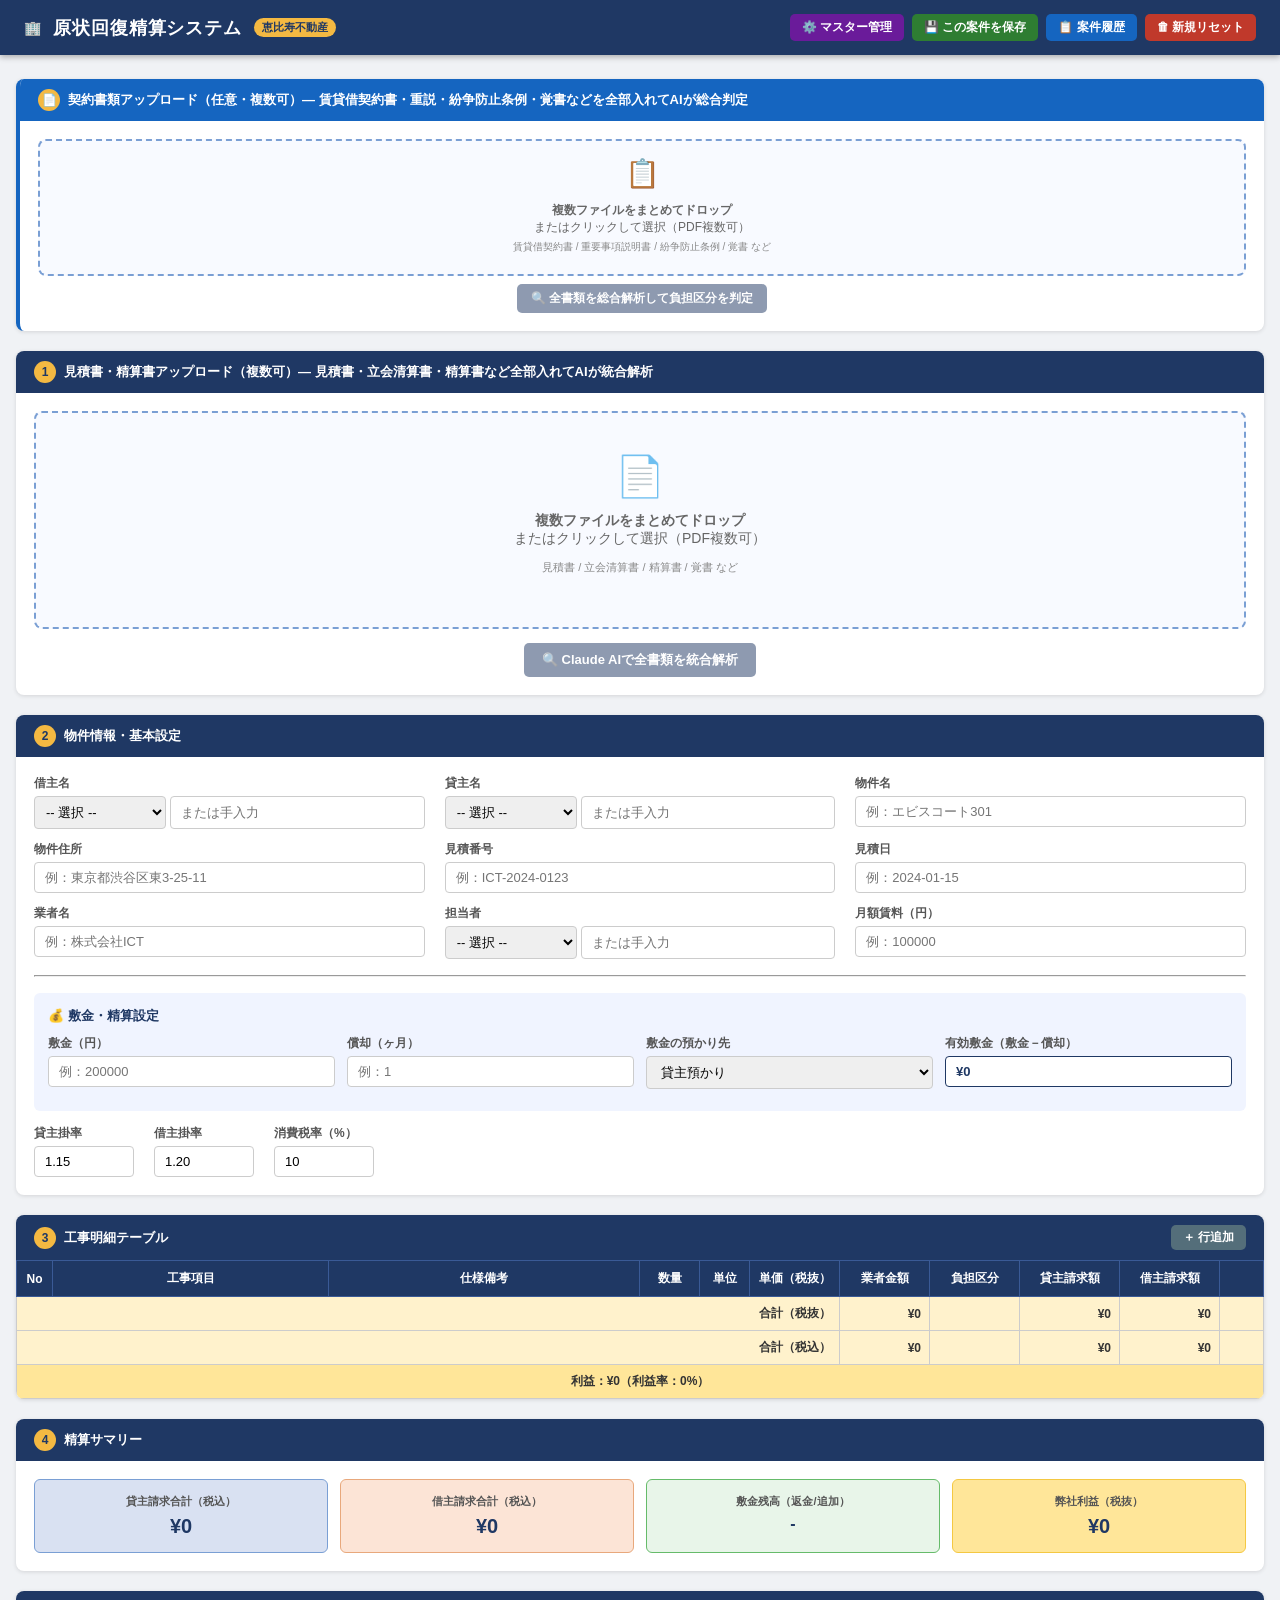
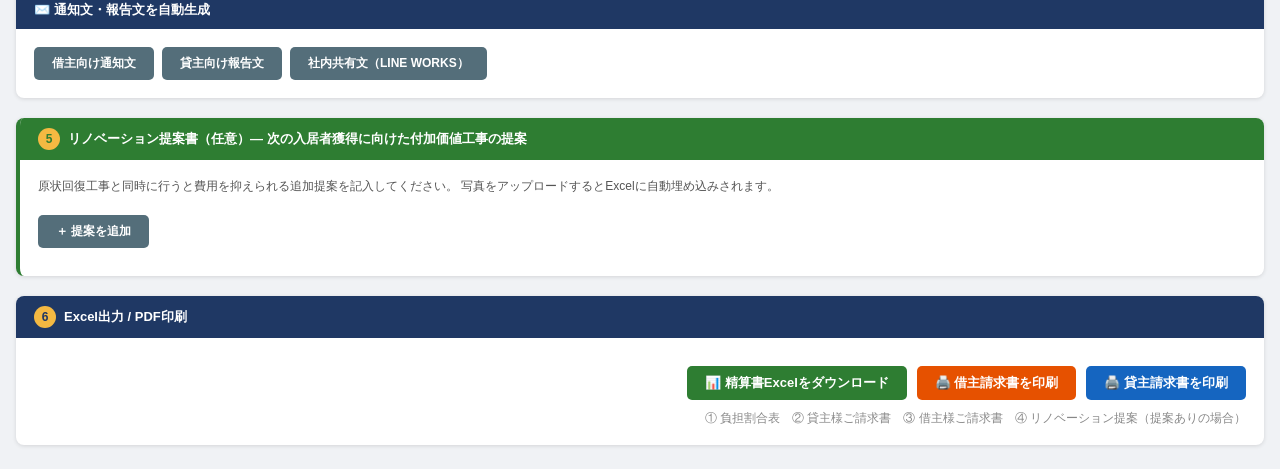
<file: templates/index.html>
<!DOCTYPE html>
<html lang="ja">
<head>
  <meta charset="UTF-8">
  <meta name="viewport" content="width=device-width, initial-scale=1.0">
  <title>原状回復精算システム｜恵比寿不動産</title>
  <link rel="stylesheet" href="/static/style.css">
</head>
<body>

<header>
  <div class="icon">🏢</div>
  <h1>原状回復精算システム</h1>
  <span class="badge">恵比寿不動産</span>
  <div style="margin-left:auto; display:flex; gap:8px;">
    <button class="btn" style="background:#6a1b9a; color:#fff; font-size:12px; padding:5px 12px;" onclick="openMasterModal()">⚙️ マスター管理</button>
    <button class="btn" style="background:#2e7d32; color:#fff; font-size:12px; padding:5px 12px;" onclick="saveCase()">💾 この案件を保存</button>
    <button class="btn" style="background:#1565c0; color:#fff; font-size:12px; padding:5px 12px;" onclick="toggleHistory()">📋 案件履歴</button>
    <button class="btn" style="background:#c0392b; color:#fff; font-size:12px; padding:5px 12px;" onclick="clearLocal()">🗑 新規リセット</button>
  </div>
</header>

<!-- 案件履歴パネル（サーバー側） -->
<div id="historyPanel" style="display:none; position:fixed; top:0; right:0; width:380px; height:100vh; background:#fff; box-shadow:-4px 0 16px rgba(0,0,0,0.2); z-index:1000; overflow-y:auto; padding:0;">
  <div style="background:#1F3864; color:#fff; padding:14px 16px; display:flex; align-items:center; justify-content:space-between;">
    <span style="font-weight:bold; font-size:14px;">📋 案件履歴</span>
    <button onclick="toggleHistory()" style="background:none; border:none; color:#fff; font-size:18px; cursor:pointer;">✕</button>
  </div>
  <div id="historyList" style="padding:12px;"></div>
</div>
<div id="historyOverlay" style="display:none; position:fixed; top:0; left:0; width:100vw; height:100vh; background:rgba(0,0,0,0.3); z-index:999;" onclick="toggleHistory()"></div>

<!-- マスター管理モーダル -->
<div id="masterModal" style="display:none; position:fixed; top:0; left:0; width:100vw; height:100vh; background:rgba(0,0,0,0.5); z-index:2000; align-items:center; justify-content:center;">
  <div style="background:#fff; border-radius:10px; width:600px; max-width:96vw; max-height:88vh; overflow-y:auto; padding:0; box-shadow:0 8px 40px rgba(0,0,0,0.3);">
    <div style="background:#6a1b9a; color:#fff; padding:14px 20px; display:flex; align-items:center; justify-content:space-between; border-radius:10px 10px 0 0;">
      <span style="font-weight:bold; font-size:15px;">⚙️ マスターデータ管理</span>
      <button onclick="closeMasterModal()" style="background:none; border:none; color:#fff; font-size:20px; cursor:pointer;">✕</button>
    </div>
    <div style="padding:16px;">
      <div style="display:flex; gap:0; border-bottom:2px solid #e0e0e0; margin-bottom:16px;">
        <button onclick="switchMasterTab('staff')" id="masterTab_staff" class="master-tab active">スタッフ</button>
        <button onclick="switchMasterTab('landlords')" id="masterTab_landlords" class="master-tab">貸主</button>
        <button onclick="switchMasterTab('tenants')" id="masterTab_tenants" class="master-tab">借主</button>
      </div>
      <!-- スタッフ -->
      <div id="masterPane_staff">
        <div style="margin-bottom:10px; display:flex; gap:8px;">
          <input type="text" id="newStaffName" placeholder="スタッフ名" style="flex:1; padding:7px; border:1px solid #ccc; border-radius:4px;">
          <button class="btn btn-primary" onclick="addMaster('staff')" style="padding:6px 14px; font-size:12px;">追加</button>
        </div>
        <div id="masterList_staff" style="max-height:300px; overflow-y:auto;"></div>
      </div>
      <!-- 貸主 -->
      <div id="masterPane_landlords" style="display:none;">
        <div style="margin-bottom:10px; display:grid; grid-template-columns:1fr 1fr; gap:6px;">
          <input type="text" id="newLandlordName" placeholder="貸主名 *" style="padding:7px; border:1px solid #ccc; border-radius:4px; grid-column:1/-1;">
          <input type="text" id="newLandlordAddress" placeholder="住所" style="padding:7px; border:1px solid #ccc; border-radius:4px;">
          <input type="text" id="newLandlordPhone" placeholder="電話番号" style="padding:7px; border:1px solid #ccc; border-radius:4px;">
          <button class="btn btn-primary" onclick="addMaster('landlords')" style="grid-column:1/-1; padding:6px; font-size:12px;">追加</button>
        </div>
        <div id="masterList_landlords" style="max-height:280px; overflow-y:auto;"></div>
      </div>
      <!-- 借主 -->
      <div id="masterPane_tenants" style="display:none;">
        <div style="margin-bottom:10px; display:grid; grid-template-columns:1fr 1fr; gap:6px;">
          <input type="text" id="newTenantName" placeholder="借主名 *" style="padding:7px; border:1px solid #ccc; border-radius:4px;">
          <input type="text" id="newTenantPhone" placeholder="電話番号" style="padding:7px; border:1px solid #ccc; border-radius:4px;">
          <button class="btn btn-primary" onclick="addMaster('tenants')" style="grid-column:1/-1; padding:6px; font-size:12px;">追加</button>
        </div>
        <div id="masterList_tenants" style="max-height:300px; overflow-y:auto;"></div>
      </div>
    </div>
  </div>
</div>

<style>
.master-tab {
  padding: 8px 20px; border: none; background: none; cursor: pointer;
  font-size: 13px; color: #555; border-bottom: 3px solid transparent;
  margin-bottom: -2px;
}
.master-tab.active { color: #6a1b9a; border-bottom-color: #6a1b9a; font-weight: bold; }
.master-list-row {
  display: flex; justify-content: space-between; align-items: center;
  padding: 6px 10px; border-bottom: 1px solid #eee; font-size: 12px;
}
.master-list-row:hover { background: #f5f5f5; }
</style>

<div class="container">
  <div id="alert-area"></div>

  <!-- 契約書解析（任意・複数PDF対応）-->
  <div class="card" style="border-left:4px solid #1565c0;">
    <div class="card-header" style="background:#1565c0;">
      <span class="step" style="background:#F4B942; color:#1565c0;">📄</span>
      契約書類アップロード（任意・複数可）― 賃貸借契約書・重説・紛争防止条例・覚書などを全部入れてAIが総合判定
    </div>
    <div class="card-body">
      <div style="display:flex; gap:16px; align-items:flex-start; flex-wrap:wrap;">
        <div style="flex:1; min-width:260px;">
          <div class="drop-zone" id="contractDropZone" style="padding:16px; cursor:pointer;" onclick="document.getElementById('contractInput').click()">
            <div class="icon" style="font-size:28px;">📋</div>
            <p style="font-size:12px; margin:4px 0;"><strong>複数ファイルをまとめてドロップ</strong><br>またはクリックして選択（PDF複数可）</p>
            <p style="font-size:10px; color:#888; margin:4px 0;">賃貸借契約書 / 重要事項説明書 / 紛争防止条例 / 覚書 など</p>
            <input type="file" id="contractInput" accept=".pdf" multiple style="display:none">
          </div>
          <div id="contractFileList" style="margin-top:6px; font-size:11px;"></div>
          <div style="margin-top:8px; text-align:center;">
            <button class="btn btn-primary" id="contractBtn" disabled onclick="analyzeContract()" style="font-size:12px; padding:6px 14px;">
              🔍 全書類を総合解析して負担区分を判定
            </button>
          </div>
        </div>
        <div id="contractResult" style="flex:2; min-width:280px; display:none;">
          <div id="specialClauses" style="background:#f0f4ff; border-radius:6px; padding:10px; margin-bottom:10px; font-size:12px;"></div>
          <div id="burdenTable" style="font-size:11px;"></div>
          <button class="btn btn-success" onclick="applyContractBurdens()" style="margin-top:8px; font-size:12px; padding:5px 14px;">
            ✅ この負担区分を明細テーブルに適用
          </button>
        </div>
      </div>
    </div>
  </div>

  <!-- STEP 1: 見積書PDF（複数可）-->
  <div class="card">
    <div class="card-header">
      <span class="step">1</span>
      見積書・精算書アップロード（複数可）― 見積書・立会清算書・精算書など全部入れてAIが統合解析
    </div>
    <div class="card-body">
      <div class="drop-zone" id="dropZone" onclick="document.getElementById('fileInput').click()" style="cursor:pointer;">
        <div class="icon">📄</div>
        <p><strong>複数ファイルをまとめてドロップ</strong><br>またはクリックして選択（PDF複数可）</p>
        <p style="font-size:11px; color:#888; margin-top:4px;">見積書 / 立会清算書 / 精算書 / 覚書 など</p>
        <input type="file" id="fileInput" accept=".pdf" multiple style="display:none">
      </div>
      <div id="estimateFileList" style="margin-top:8px; font-size:11px;"></div>
      <div style="margin-top:14px; text-align:center;">
        <button class="btn btn-primary" id="analyzeBtn" disabled onclick="analyzeFile()">
          🔍 Claude AIで全書類を統合解析
        </button>
      </div>
    </div>
  </div>

  <!-- Spinner -->
  <div class="spinner" id="spinner">
    <div class="spin"></div>
    <p>Claude AIが見積書を読み取っています...<br>少々お待ちください（10〜30秒程度）</p>
  </div>

  <!-- STEP 2 以降 -->
  <div id="sections">

    <!-- STEP 2: 物件情報 -->
    <div class="card">
      <div class="card-header">
        <span class="step">2</span>
        物件情報・基本設定
      </div>
      <div class="card-body">
        <div class="form-grid">
          <div class="form-group">
            <label>借主名</label>
            <div style="display:flex; gap:4px;">
              <select id="tenantNameSelect" onchange="onTenantSelect(this)" style="flex:1; padding:7px; border:1px solid #ccc; border-radius:4px; font-size:13px;">
                <option value="">-- 選択 --</option>
              </select>
              <input type="text" id="tenantName" placeholder="または手入力" style="flex:2;" oninput="saveToLocal()">
            </div>
          </div>
          <div class="form-group">
            <label>貸主名</label>
            <div style="display:flex; gap:4px;">
              <select id="landlordNameSelect" onchange="onLandlordSelect(this)" style="flex:1; padding:7px; border:1px solid #ccc; border-radius:4px; font-size:13px;">
                <option value="">-- 選択 --</option>
              </select>
              <input type="text" id="landlordName" placeholder="または手入力" style="flex:2;" oninput="saveToLocal()">
            </div>
          </div>
          <div class="form-group">
            <label>物件名</label>
            <input type="text" id="propertyName" placeholder="例：エビスコート301">
          </div>
          <div class="form-group">
            <label>物件住所</label>
            <input type="text" id="propertyAddress" placeholder="例：東京都渋谷区東3-25-11">
          </div>
          <div class="form-group">
            <label>見積番号</label>
            <input type="text" id="estimateNumber" placeholder="例：ICT-2024-0123">
          </div>
          <div class="form-group">
            <label>見積日</label>
            <input type="text" id="estimateDate" placeholder="例：2024-01-15">
          </div>
          <div class="form-group">
            <label>業者名</label>
            <input type="text" id="companyName" placeholder="例：株式会社ICT">
          </div>
          <div class="form-group">
            <label>担当者</label>
            <div style="display:flex; gap:4px;">
              <select id="staffNameSelect" onchange="onStaffSelect(this)" style="flex:1; padding:7px; border:1px solid #ccc; border-radius:4px; font-size:13px;">
                <option value="">-- 選択 --</option>
              </select>
              <input type="text" id="staffName" placeholder="または手入力" style="flex:2;" oninput="saveToLocal()">
            </div>
          </div>
          <div class="form-group">
            <label>月額賃料（円）</label>
            <input type="number" id="monthlyRent" placeholder="例：100000" min="0" oninput="calcDeposit()">
          </div>
        </div>

        <hr style="margin: 16px 0; border-color: #eee;">

        <!-- 敷金詳細 -->
        <div style="background:#f0f4ff; border-radius:6px; padding:14px; margin-bottom:14px;">
          <div style="font-weight:bold; font-size:13px; color:#1F3864; margin-bottom:10px;">💰 敷金・精算設定</div>
          <div style="display:grid; grid-template-columns:repeat(4,1fr); gap:12px; flex-wrap:wrap;">
            <div class="form-group">
              <label>敷金（円）</label>
              <input type="number" id="deposit" placeholder="例：200000" min="0" oninput="calcDeposit()">
            </div>
            <div class="form-group">
              <label>償却（ヶ月）</label>
              <input type="number" id="amortizationMonths" placeholder="例：1" min="0" step="0.5" oninput="calcDeposit()">
            </div>
            <div class="form-group">
              <label>敷金の預かり先</label>
              <select id="depositHolder" style="padding:7px 10px; border:1px solid #ccc; border-radius:4px; font-family:inherit; font-size:13px; width:100%;" onchange="calcDeposit()">
                <option value="landlord">貸主預かり</option>
                <option value="company">当社（ライフアドバンス）預かり</option>
              </select>
            </div>
            <div class="form-group">
              <label>有効敷金（敷金－償却）</label>
              <div id="effectiveDeposit" style="padding:7px 10px; background:#fff; border:1px solid #1F3864; border-radius:4px; font-size:13px; font-weight:bold; color:#1F3864;">¥0</div>
            </div>
          </div>
          <div id="depositDetail" style="font-size:12px; color:#555; margin-top:8px;"></div>
        </div>

        <div class="rate-grid">
          <div class="rate-group">
            <label>貸主掛率</label>
            <input type="number" id="landlordRate" value="1.15" step="0.01" min="1.0" max="2.0">
          </div>
          <div class="rate-group">
            <label>借主掛率</label>
            <input type="number" id="tenantRate" value="1.20" step="0.01" min="1.0" max="2.0">
          </div>
          <div class="rate-group">
            <label>消費税率（%）</label>
            <input type="number" id="taxRate" value="10" step="1" min="0" max="30">
          </div>
        </div>
      </div>
    </div>

    <!-- STEP 3: 工事明細 -->
    <div class="card">
      <div class="card-header">
        <span class="step">3</span>
        工事明細テーブル
        <div style="margin-left:auto; display:flex; gap:8px;">
          <button class="btn btn-secondary" onclick="addRow()" style="padding:4px 12px; font-size:12px;">＋ 行追加</button>
        </div>
      </div>
      <div class="card-body" style="padding:0;">
        <div class="table-wrapper">
          <table id="itemsTable">
            <thead>
              <tr>
                <th style="width:36px;">No</th>
                <th style="min-width:160px;">工事項目</th>
                <th style="min-width:180px;">仕様備考</th>
                <th style="width:60px;">数量</th>
                <th style="width:50px;">単位</th>
                <th style="width:90px;">単価（税抜）</th>
                <th style="width:90px;">業者金額</th>
                <th style="width:90px;">負担区分</th>
                <th style="width:100px;">貸主請求額</th>
                <th style="width:100px;">借主請求額</th>
                <th style="width:44px;"></th>
              </tr>
            </thead>
            <tbody id="tableBody"></tbody>
            <tfoot>
              <tr class="total-row">
                <td colspan="6" class="text-right">合計（税抜）</td>
                <td class="text-right" id="totalVendor">¥0</td>
                <td></td>
                <td class="text-right" id="totalLandlord">¥0</td>
                <td class="text-right" id="totalTenant">¥0</td>
                <td></td>
              </tr>
              <tr class="total-row">
                <td colspan="6" class="text-right">合計（税込）</td>
                <td class="text-right" id="totalVendorTax">¥0</td>
                <td></td>
                <td class="text-right" id="totalLandlordTax">¥0</td>
                <td class="text-right" id="totalTenantTax">¥0</td>
                <td></td>
              </tr>
              <tr class="profit-row">
                <td colspan="11" id="profitCell" class="text-center">利益：¥0（利益率：0%）</td>
              </tr>
            </tfoot>
          </table>
        </div>
      </div>
    </div>

    <!-- STEP 4: サマリー -->
    <div class="card">
      <div class="card-header">
        <span class="step">4</span>
        精算サマリー
      </div>
      <div class="card-body">
        <div class="summary-grid">
          <div class="summary-card landlord">
            <div class="label">貸主請求合計（税込）</div>
            <div class="value" id="summaryLandlord">¥0</div>
          </div>
          <div class="summary-card tenant">
            <div class="label">借主請求合計（税込）</div>
            <div class="value" id="summaryTenant">¥0</div>
          </div>
          <div class="summary-card" style="background:#e8f5e9; border:1px solid #66bb6a;">
            <div class="label">敷金残高（返金/追加）</div>
            <div class="value" id="summaryDeposit" style="font-size:16px;">-</div>
          </div>
          <div class="summary-card profit">
            <div class="label">弊社利益（税抜）</div>
            <div class="value" id="summaryProfit">¥0</div>
          </div>
        </div>
      </div>
    </div>

    <!-- 通知文・報告文生成 -->
    <div class="card">
      <div class="card-header">✉️ 通知文・報告文を自動生成</div>
      <div class="card-body">
        <div style="display:flex; gap:8px; flex-wrap:wrap;">
          <button class="btn btn-secondary" onclick="generateMsg('tenant')" style="font-size:12px;">借主向け通知文</button>
          <button class="btn btn-secondary" onclick="generateMsg('landlord')" style="font-size:12px;">貸主向け報告文</button>
          <button class="btn btn-secondary" onclick="generateMsg('internal')" style="font-size:12px;">社内共有文（LINE WORKS）</button>
        </div>
        <div id="msgResult" style="margin-top:12px; display:none;">
          <textarea id="msgText" rows="8" style="width:100%; font-size:13px; padding:8px; border:1px solid #ccc; border-radius:4px;"></textarea>
          <button class="btn btn-secondary" onclick="navigator.clipboard.writeText(document.getElementById('msgText').value)" style="margin-top:6px; font-size:12px;">📋 コピー</button>
        </div>
      </div>
    </div>

  </div><!-- /sections -->

  <!-- 提案書（常に表示） -->
  <div class="card" style="border-left:4px solid #2e7d32;">
    <div class="card-header" style="background:#2e7d32;">
      <span class="step" style="background:#F4B942; color:#2e7d32;">5</span>
      リノベーション提案書（任意）― 次の入居者獲得に向けた付加価値工事の提案
    </div>
    <div class="card-body">
      <p style="font-size:12px; color:#555; margin-bottom:12px;">
        原状回復工事と同時に行うと費用を抑えられる追加提案を記入してください。
        写真をアップロードするとExcelに自動埋め込みされます。
      </p>
      <div id="proposalList"></div>
      <button class="btn btn-secondary" onclick="addProposal()" style="margin-top:8px; font-size:12px;">＋ 提案を追加</button>
      <div id="proposalSummary" style="margin-top:10px; font-size:13px; font-weight:bold; color:#2e7d32;"></div>
    </div>
  </div>

  <!-- Excel出力（常に表示） -->
  <div class="card">
    <div class="card-header">
      <span class="step">6</span>
      Excel出力 / PDF印刷
    </div>
    <div class="card-body">
      <div id="depositAlert" style="margin-bottom:10px;"></div>
      <div class="action-bar" style="display:flex; gap:10px; flex-wrap:wrap;">
        <button class="btn btn-success" onclick="exportExcel()">
          📊 精算書Excelをダウンロード
        </button>
        <button class="btn" style="background:#e65100; color:#fff;" onclick="printInvoice('tenant')">
          🖨️ 借主請求書を印刷
        </button>
        <button class="btn" style="background:#1565c0; color:#fff;" onclick="printInvoice('landlord')">
          🖨️ 貸主請求書を印刷
        </button>
      </div>
      <p style="font-size:12px; color:#888; margin-top:10px; text-align:right;">
        ① 負担割合表　② 貸主様ご請求書　③ 借主様ご請求書　④ リノベーション提案（提案ありの場合）
      </p>
    </div>
  </div>

</div>

<script>
const CATEGORIES = {{ categories | tojson }};
const BURDEN_MAP = {
  "クロス張替え（全面）": "貸",
  "クロス張替え（部分）": "借",
  "クッションフロア張替え": "貸",
  "フローリング補修・部分貼替え": "両",
  "畳替え": "両",
  "ハウスクリーニング（基本）": "借",
  "エアコンクリーニング": "借",
  "浴室・強化クリーニング": "借",
  "照明器具交換・修繕": "貸",
  "給湯器・設備修繕": "貸",
  "鍵交換": "借",
  "リペア補修（床・壁複数箇所）": "借",
  "残置物・廃棄物処分": "借",
  "消毒・防虫処理": "借",
  "諸経費（パーキング・交通費等）": "貸",
  "その他（自由入力）": "借"
};

let rowCount = 0;
let contractBurdens = {};
let currentCaseId = null;  // サーバー側に保存された案件ID

// ── マスターデータ ─────────────────────────────────────────────────────
let masterData = { staff: [], landlords: [], tenants: [] };

async function loadAllMasters() {
  try {
    const [staff, landlords, tenants] = await Promise.all([
      fetch('/api/masters/staff').then(r => r.json()),
      fetch('/api/masters/landlords').then(r => r.json()),
      fetch('/api/masters/tenants').then(r => r.json()),
    ]);
    masterData.staff = Array.isArray(staff) ? staff : [];
    masterData.landlords = Array.isArray(landlords) ? landlords : [];
    masterData.tenants = Array.isArray(tenants) ? tenants : [];
    rebuildDropdowns();
  } catch(e) {
    console.warn('マスター読み込み失敗:', e);
  }
}

function rebuildDropdowns() {
  // スタッフ
  const staffSel = document.getElementById('staffNameSelect');
  staffSel.innerHTML = '<option value="">-- 選択 --</option>' +
    masterData.staff.map(s => `<option value="${escHtml(s.name)}">${escHtml(s.name)}</option>`).join('');

  // 貸主
  const landlordSel = document.getElementById('landlordNameSelect');
  landlordSel.innerHTML = '<option value="">-- 選択 --</option>' +
    masterData.landlords.map(s => `<option value="${s.id}">${escHtml(s.name)}</option>`).join('');

  // 借主
  const tenantSel = document.getElementById('tenantNameSelect');
  tenantSel.innerHTML = '<option value="">-- 選択 --</option>' +
    masterData.tenants.map(s => `<option value="${escHtml(s.name)}">${escHtml(s.name)}</option>`).join('');
}

function onStaffSelect(sel) {
  if (sel.value) document.getElementById('staffName').value = sel.value;
  saveToLocal();
}

function onLandlordSelect(sel) {
  const id = parseInt(sel.value);
  const found = masterData.landlords.find(l => l.id === id);
  if (found) {
    document.getElementById('landlordName').value = found.name;
    if (found.address) document.getElementById('propertyAddress').value = found.address;
  }
  saveToLocal();
}

function onTenantSelect(sel) {
  if (sel.value) document.getElementById('tenantName').value = sel.value;
  saveToLocal();
}

// ── マスター管理モーダル ──────────────────────────────────────────────

function openMasterModal() {
  document.getElementById('masterModal').style.display = 'flex';
  switchMasterTab('staff');
  loadMasterList('staff');
}

function closeMasterModal() {
  document.getElementById('masterModal').style.display = 'none';
  loadAllMasters();  // ドロップダウンを更新
}

function switchMasterTab(tab) {
  ['staff','landlords','tenants'].forEach(t => {
    document.getElementById('masterPane_' + t).style.display = t === tab ? 'block' : 'none';
    document.getElementById('masterTab_' + t).classList.toggle('active', t === tab);
  });
  loadMasterList(tab);
}

async function loadMasterList(type) {
  try {
    const res = await fetch('/api/masters/' + type);
    const data = await res.json();
    const el = document.getElementById('masterList_' + type);
    if (!Array.isArray(data) || data.length === 0) {
      el.innerHTML = '<div style="color:#aaa; text-align:center; padding:16px; font-size:12px;">データがありません</div>';
      return;
    }
    el.innerHTML = data.map(row => {
      let sub = '';
      if (type === 'landlords') sub = (row.address ? row.address : '') + (row.phone ? '　' + row.phone : '');
      if (type === 'tenants')   sub = row.phone || '';
      return `<div class="master-list-row">
        <div>
          <span style="font-weight:bold;">${escHtml(row.name)}</span>
          ${sub ? `<span style="color:#888; margin-left:8px; font-size:11px;">${escHtml(sub)}</span>` : ''}
        </div>
        <button onclick="deleteMaster('${type}', ${row.id})" style="background:#e53935; color:#fff; border:none; border-radius:4px; padding:2px 8px; font-size:11px; cursor:pointer;">削除</button>
      </div>`;
    }).join('');
  } catch(e) {
    document.getElementById('masterList_' + type).innerHTML = '<div style="color:red; font-size:12px; padding:8px;">読み込みエラー</div>';
  }
}

async function addMaster(type) {
  let body = {};
  if (type === 'staff') {
    body.name = document.getElementById('newStaffName').value.trim();
    if (!body.name) return showAlert('名前を入力してください', 'error');
  } else if (type === 'landlords') {
    body.name    = document.getElementById('newLandlordName').value.trim();
    body.address = document.getElementById('newLandlordAddress').value.trim();
    body.phone   = document.getElementById('newLandlordPhone').value.trim();
    if (!body.name) return showAlert('貸主名を入力してください', 'error');
  } else if (type === 'tenants') {
    body.name  = document.getElementById('newTenantName').value.trim();
    body.phone = document.getElementById('newTenantPhone').value.trim();
    if (!body.name) return showAlert('借主名を入力してください', 'error');
  }
  try {
    const res = await fetch('/api/masters/' + type, {
      method: 'POST', headers: {'Content-Type':'application/json'}, body: JSON.stringify(body)
    });
    const data = await res.json();
    if (!res.ok) throw new Error(data.error || '追加エラー');
    // フォームクリア
    if (type === 'staff') document.getElementById('newStaffName').value = '';
    if (type === 'landlords') { document.getElementById('newLandlordName').value = ''; document.getElementById('newLandlordAddress').value = ''; document.getElementById('newLandlordPhone').value = ''; }
    if (type === 'tenants') { document.getElementById('newTenantName').value = ''; document.getElementById('newTenantPhone').value = ''; }
    loadMasterList(type);
  } catch(e) {
    showAlert('追加エラー: ' + e.message, 'error');
  }
}

async function deleteMaster(type, id) {
  if (!confirm('削除しますか？')) return;
  try {
    const res = await fetch(`/api/masters/${type}/${id}`, { method: 'DELETE' });
    if (!res.ok) { const d = await res.json(); throw new Error(d.error || '削除エラー'); }
    loadMasterList(type);
  } catch(e) {
    showAlert('削除エラー: ' + e.message, 'error');
  }
}

// ── 共通：複数ファイル管理ユーティリティ ──────────────────────────────────
function makeFileListUI(files, listElId, onRemove) {
  const el = document.getElementById(listElId);
  if (!files || files.length === 0) { el.innerHTML = ''; return; }
  el.innerHTML = Array.from(files).map((f, i) =>
    `<div style="display:flex;align-items:center;gap:6px;padding:3px 0;border-bottom:1px solid #eee;">
      <span style="font-size:11px;flex:1;color:#333;">📎 ${f.name}</span>
      <button onclick="removeFile('${listElId}',${i})" style="background:#e53935;color:#fff;border:none;border-radius:3px;padding:1px 7px;font-size:11px;cursor:pointer;">✕</button>
    </div>`
  ).join('');
}

// ファイルはDataTransfer互換のために配列で管理
let contractFiles = [];
let estimateFiles = [];

function removeFile(listElId, idx) {
  if (listElId === 'contractFileList') {
    contractFiles.splice(idx, 1);
    makeFileListUI(contractFiles, 'contractFileList', true);
    document.getElementById('contractBtn').disabled = contractFiles.length === 0;
  } else {
    estimateFiles.splice(idx, 1);
    makeFileListUI(estimateFiles, 'estimateFileList', true);
    document.getElementById('analyzeBtn').disabled = estimateFiles.length === 0;
  }
}

function addFilesToList(newFiles, targetArray, listElId, btnId) {
  const pdfs = Array.from(newFiles).filter(f => f.type === 'application/pdf');
  if (pdfs.length === 0) { showAlert('PDFファイルのみ対応しています', 'error'); return; }
  pdfs.forEach(f => {
    if (!targetArray.find(e => e.name === f.name && e.size === f.size)) targetArray.push(f);
  });
  makeFileListUI(targetArray, listElId, true);
  document.getElementById(btnId).disabled = targetArray.length === 0;
}

// ── 契約書解析（複数PDF対応）──────────────────────────────────────────────
const contractInput = document.getElementById('contractInput');
const contractDropZone = document.getElementById('contractDropZone');
const contractBtn = document.getElementById('contractBtn');

contractDropZone.addEventListener('dragover', e => { e.preventDefault(); contractDropZone.classList.add('dragover'); });
contractDropZone.addEventListener('dragleave', () => contractDropZone.classList.remove('dragover'));
contractDropZone.addEventListener('drop', e => {
  e.preventDefault(); contractDropZone.classList.remove('dragover');
  addFilesToList(e.dataTransfer.files, contractFiles, 'contractFileList', 'contractBtn');
});
contractInput.addEventListener('change', () => {
  addFilesToList(contractInput.files, contractFiles, 'contractFileList', 'contractBtn');
  contractInput.value = '';
});

async function analyzeContract() {
  if (contractFiles.length === 0) return;
  contractBtn.disabled = true;
  contractBtn.textContent = `🔍 ${contractFiles.length}件の書類を解析中...`;
  const formData = new FormData();
  contractFiles.forEach(f => formData.append('pdfs', f));
  try {
    const res = await fetch('/api/analyze-contract', { method: 'POST', body: formData });
    const data = await res.json();
    if (!res.ok) throw new Error(data.error || '解析エラー');

    contractBurdens = data.burden_assignments || {};

    // 書類から読み取れた情報をすべて自動反映（既入力は上書き）
    const autoFill = {
      tenantName:      data.tenant_name,
      landlordName:    data.landlord_name,
      propertyName:    data.property_name,
      propertyAddress: data.property_address,
    };
    Object.entries(autoFill).forEach(([id, val]) => {
      if (val) document.getElementById(id).value = val;
    });
    // 敷金・月額賃料も反映（既入力がない場合のみ）
    if (data.deposit && data.deposit > 0 && !document.getElementById('deposit').value)
      document.getElementById('deposit').value = data.deposit;
    if (data.monthly_rent && data.monthly_rent > 0 && !document.getElementById('monthlyRent').value)
      document.getElementById('monthlyRent').value = data.monthly_rent;
    calcDeposit();

    // 解析した書類名の表示
    const docsAnalyzed = data.documents_analyzed || contractFiles.map(f => f.name);
    const clauses = data.special_clauses || [];
    document.getElementById('specialClauses').innerHTML =
      `<strong>📂 解析した書類（${docsAnalyzed.length}件）：</strong>${docsAnalyzed.map(d => `<span style="background:#e3f2fd;padding:1px 6px;border-radius:3px;margin:2px;display:inline-block;font-size:10px;">${d}</span>`).join('')}<br><br>` +
      `<strong>📌 抽出された特約・合意：</strong><br>` +
      (clauses.length ? clauses.map(c => `・${c}`).join('<br>') : '特約の明記なし → 全項目を東京都ガイドラインで判定');

    const rows = Object.entries(contractBurdens).map(([cat, info]) => {
      const color = info.burden === '借' ? '#fce4d6' : (info.burden === '貸' ? '#d9e1f2' : '#e2efda');
      const isToku = info.basis && info.basis.includes('契約特約');
      const badge = isToku
        ? '<span style="background:#e53935;color:#fff;padding:1px 5px;border-radius:3px;font-size:10px;">特約</span>'
        : '<span style="background:#1565c0;color:#fff;padding:1px 5px;border-radius:3px;font-size:10px;">ガイドライン</span>';
      const amtBadge = info.fixed_amount
        ? `<span style="background:#f57f17;color:#fff;padding:1px 6px;border-radius:3px;font-size:10px;margin-left:4px;">💴 ¥${Number(info.fixed_amount).toLocaleString()}${info.tax_included ? '（税込）' : '（税別）'}</span>`
        : '';
      return `<tr style="background:${color}"><td style="padding:3px 6px;">${cat}</td><td style="padding:3px 6px;text-align:center;font-weight:bold;">${info.burden}</td><td style="padding:3px 6px;">${badge}${amtBadge} ${info.reason}</td></tr>`;
    }).join('');
    document.getElementById('burdenTable').innerHTML =
      `<table style="width:100%;border-collapse:collapse;"><thead><tr style="background:#1F3864;color:#fff;"><th style="padding:4px 6px;text-align:left;">工事項目</th><th style="padding:4px 6px;">負担</th><th style="padding:4px 6px;text-align:left;">根拠・金額・理由</th></tr></thead><tbody>${rows}</tbody></table>`;

    document.getElementById('contractResult').style.display = 'flex';
    document.getElementById('contractResult').style.flexDirection = 'column';
    document.getElementById('sections').classList.add('visible');
    showAlert(`${contractFiles.length}件の書類を総合解析しました。物件情報が自動入力されました。「適用」ボタンで負担区分を明細テーブルに反映できます。`, 'success');
  } catch (e) {
    showAlert('契約書解析エラー：' + e.message, 'error');
  } finally {
    contractBtn.disabled = false;
    contractBtn.textContent = '🔍 全書類を総合解析して負担区分を判定';
  }
}

function applyContractBurdens() {
  if (!Object.keys(contractBurdens).length) return;
  let fixedCount = 0;
  document.querySelectorAll('#tableBody tr').forEach(tr => {
    const categorySelect = tr.querySelectorAll('select')[0];
    const burdenSelect   = tr.querySelectorAll('select')[1];
    if (!categorySelect || !burdenSelect) return;
    const cat = categorySelect.value;
    const info = contractBurdens[cat];
    if (!info) return;

    // 負担区分を更新
    burdenSelect.value = info.burden;
    updateRowClass(tr, info.burden);

    // 特約に金額が明記されている場合は単価に反映
    if (info.fixed_amount && info.fixed_amount > 0) {
      const inputs = tr.querySelectorAll('input[type="number"]');
      // 単価はinputs[1]（0番目が数量）
      if (inputs[1]) {
        // 税込金額の場合は税抜に変換
        const taxRate = (parseFloat(document.getElementById('taxRate').value) || 10) / 100;
        const priceExTax = info.tax_included
          ? Math.round(info.fixed_amount / (1 + taxRate))
          : info.fixed_amount;
        inputs[1].value = priceExTax;

        // 数量が0なら1にセット
        if (!inputs[0].value || parseFloat(inputs[0].value) === 0) inputs[0].value = 1;

        // 単位も「式」にセット（空の場合）
        const unitInput = tr.querySelectorAll('input[type="text"]')[1];
        if (unitInput && !unitInput.value) unitInput.value = '式';

        fixedCount++;
        // セルをハイライト
        inputs[1].style.background = '#fff9c4';
        inputs[1].title = `特約記載金額：¥${info.fixed_amount.toLocaleString()}（${info.tax_included ? '税込' : '税別'}）`;
      }
    }
  });
  calcTotals();
  const msg = fixedCount > 0
    ? `負担区分を更新しました。特約に金額が明記されている${fixedCount}項目の単価も自動入力しました（黄色ハイライト）。`
    : '負担区分を契約書・ガイドライン判定で更新しました。';
  showAlert(msg, 'success');
}

// ── 見積書解析（複数PDF対応）──────────────────────────────────────────────
const dropZone = document.getElementById('dropZone');
const fileInput = document.getElementById('fileInput');
const analyzeBtn = document.getElementById('analyzeBtn');

dropZone.addEventListener('dragover', e => { e.preventDefault(); dropZone.classList.add('dragover'); });
dropZone.addEventListener('dragleave', () => dropZone.classList.remove('dragover'));
dropZone.addEventListener('drop', e => {
  e.preventDefault(); dropZone.classList.remove('dragover');
  addFilesToList(e.dataTransfer.files, estimateFiles, 'estimateFileList', 'analyzeBtn');
});
fileInput.addEventListener('change', () => {
  addFilesToList(fileInput.files, estimateFiles, 'estimateFileList', 'analyzeBtn');
  fileInput.value = '';
});

function showAlert(msg, type='error') {
  const area = document.getElementById('alert-area');
  area.innerHTML = `<div class="alert alert-${type}">${msg}</div>`;
  setTimeout(() => area.innerHTML = '', 6000);
}

async function analyzeFile() {
  if (estimateFiles.length === 0) return showAlert('PDFを選択してください', 'error');

  const spinner = document.getElementById('spinner');
  spinner.classList.add('active');
  analyzeBtn.disabled = true;
  analyzeBtn.textContent = `🔍 ${estimateFiles.length}件の書類を解析中...`;

  const formData = new FormData();
  estimateFiles.forEach(f => formData.append('pdfs', f));

  try {
    const res = await fetch('/api/analyze', { method: 'POST', body: formData });
    const data = await res.json();

    if (!res.ok) throw new Error(data.error || 'APIエラー');

    // 書類から読み取れた情報をすべて自動反映
    const fieldMap = {
      propertyName:    data.property_name,
      propertyAddress: data.property_address,
      estimateNumber:  data.estimate_number,
      estimateDate:    data.estimate_date,
      companyName:     data.company_name,
      staffName:       data.staff_name,
      tenantName:      data.tenant_name,
      landlordName:    data.landlord_name,
    };
    Object.entries(fieldMap).forEach(([id, val]) => {
      if (val) document.getElementById(id).value = val;
    });

    document.getElementById('tableBody').innerHTML = '';
    rowCount = 0;

    (data.items || []).forEach(item => addRow(item));

    document.getElementById('sections').classList.add('visible');
    calcTotals();
    const fileCount = estimateFiles.length;
    showAlert(`${fileCount}件の書類を統合解析しました（${(data.items||[]).length}項目）。内容を確認・修正してください。`, 'success');
  } catch (e) {
    showAlert('解析エラー：' + e.message, 'error');
  } finally {
    spinner.classList.remove('active');
    analyzeBtn.disabled = false;
    analyzeBtn.textContent = '🔍 Claude AIで全書類を統合解析';
  }
}

function makeCategoryOptions(selected) {
  return CATEGORIES.map(c =>
    `<option value="${c}" ${c === selected ? 'selected' : ''}>${c}</option>`
  ).join('');
}

// ── 負担区分のデフォルトratio ────────────────────────────────────────
function burdenToRatios(burden) {
  if (burden === '借') return { t: 100, l: 0 };
  if (burden === '貸') return { t: 0, l: 100 };
  if (burden === '両') return { t: 50, l: 50 };
  return { t: 50, l: 50 };
}

function addRow(item = {}) {
  rowCount++;
  const n = rowCount;
  const category = item.category || 'その他（自由入力）';
  const burden = item.burden || BURDEN_MAP[category] || '借';
  const defaultRatios = burdenToRatios(burden);
  const tRatio = item.tenant_ratio !== undefined ? item.tenant_ratio : defaultRatios.t;
  const lRatio = item.landlord_ratio !== undefined ? item.landlord_ratio : defaultRatios.l;
  // カスタムかどうか
  const isCustom = item.tenant_ratio !== undefined && !(tRatio === 100 && lRatio === 0) && !(tRatio === 0 && lRatio === 100) && !(tRatio === 50 && lRatio === 50);
  const burdenValue = isCustom ? 'カスタム' : burden;

  const tbody = document.getElementById('tableBody');

  const tr = document.createElement('tr');
  tr.dataset.rowId = n;
  updateRowClass(tr, burden);

  tr.innerHTML = `
    <td class="text-center">${n}</td>
    <td>
      <select class="td-select" onchange="onCategoryChange(this)">
        ${makeCategoryOptions(category)}
      </select>
    </td>
    <td><input class="td-input" type="text" value="${escHtml(item.description || '')}" oninput="calcTotals()"></td>
    <td><input class="td-input text-right" type="number" value="${item.quantity || 0}" min="0" step="0.01" oninput="calcRow(this); calcTotals()"></td>
    <td><input class="td-input text-center" type="text" value="${escHtml(item.unit || '')}"></td>
    <td><input class="td-input text-right" type="number" value="${item.unit_price || 0}" min="0" oninput="calcRow(this); calcTotals()"></td>
    <td class="text-right vendor-amount">¥0</td>
    <td>
      <select class="td-select burden-select text-center" onchange="onBurdenChange(this)">
        <option value="貸" ${burdenValue === '貸' ? 'selected' : ''}>貸</option>
        <option value="借" ${burdenValue === '借' ? 'selected' : ''}>借</option>
        <option value="両" ${burdenValue === '両' ? 'selected' : ''}>両</option>
        <option value="カスタム" ${burdenValue === 'カスタム' ? 'selected' : ''}>カスタム</option>
      </select>
      <div class="custom-ratio" style="display:${burdenValue==='カスタム'?'flex':'none'}; gap:2px; margin-top:3px; align-items:center; font-size:11px;">
        借<input type="number" class="tenant-ratio-input" value="${tRatio}" min="0" max="100" style="width:44px; padding:2px 4px; border:1px solid #ccc; border-radius:3px; font-size:11px;" oninput="onTenantRatioInput(this)">%
        貸<input type="number" class="landlord-ratio-input" value="${lRatio}" min="0" max="100" style="width:44px; padding:2px 4px; border:1px solid #ccc; border-radius:3px; font-size:11px;" oninput="onLandlordRatioInput(this)">%
      </div>
    </td>
    <td class="text-right landlord-amount">¥0</td>
    <td class="text-right tenant-amount">¥0</td>
    <td class="text-center"><button class="btn btn-danger" onclick="deleteRow(this)">✕</button></td>
  `;

  tbody.appendChild(tr);
  calcRow(tr.querySelector('input[type="number"]'));
}

function onTenantRatioInput(input) {
  const tr = input.closest('tr');
  const tVal = parseFloat(input.value) || 0;
  const lInput = tr.querySelector('.landlord-ratio-input');
  lInput.value = Math.max(0, 100 - tVal);
  calcRow(tr.querySelector('input[type="number"]'));
  calcTotals();
}

function onLandlordRatioInput(input) {
  const tr = input.closest('tr');
  const lVal = parseFloat(input.value) || 0;
  const tInput = tr.querySelector('.tenant-ratio-input');
  tInput.value = Math.max(0, 100 - lVal);
  calcRow(tr.querySelector('input[type="number"]'));
  calcTotals();
}

function escHtml(s) {
  return String(s).replace(/&/g,'&amp;').replace(/</g,'&lt;').replace(/>/g,'&gt;').replace(/"/g,'&quot;');
}

function deleteRow(btn) {
  btn.closest('tr').remove();
  renumberRows();
  calcTotals();
}

function renumberRows() {
  document.querySelectorAll('#tableBody tr').forEach((tr, i) => {
    tr.cells[0].textContent = i + 1;
  });
}

function onCategoryChange(sel) {
  const tr = sel.closest('tr');
  const category = sel.value;
  const burden = BURDEN_MAP[category] || '借';
  const burdenSel = tr.querySelector('.burden-select');
  burdenSel.value = burden;
  // カスタムを閉じてデフォルトratioを設定
  const ratios = burdenToRatios(burden);
  tr.querySelector('.tenant-ratio-input').value = ratios.t;
  tr.querySelector('.landlord-ratio-input').value = ratios.l;
  tr.querySelector('.custom-ratio').style.display = 'none';
  updateRowClass(tr, burden);
  calcRow(sel);
  calcTotals();
}

function onBurdenChange(sel) {
  const tr = sel.closest('tr');
  const burden = sel.value;
  const customDiv = tr.querySelector('.custom-ratio');
  if (burden === 'カスタム') {
    customDiv.style.display = 'flex';
    tr.querySelector('.tenant-ratio-input').value = 50;
    tr.querySelector('.landlord-ratio-input').value = 50;
    updateRowClass(tr, '両');
  } else {
    customDiv.style.display = 'none';
    const ratios = burdenToRatios(burden);
    tr.querySelector('.tenant-ratio-input').value = ratios.t;
    tr.querySelector('.landlord-ratio-input').value = ratios.l;
    updateRowClass(tr, burden);
  }
  calcRow(sel);
  calcTotals();
}

function updateRowClass(tr, burden) {
  tr.classList.remove('burden-landlord', 'burden-tenant', 'burden-both');
  if (burden === '貸') tr.classList.add('burden-landlord');
  else if (burden === '借') tr.classList.add('burden-tenant');
  else tr.classList.add('burden-both');
}

function getRates() {
  return {
    landlord: parseFloat(document.getElementById('landlordRate').value) || 1.15,
    tenant: parseFloat(document.getElementById('tenantRate').value) || 1.20,
    tax: (parseFloat(document.getElementById('taxRate').value) || 10) / 100,
  };
}

function calcRow(input) {
  const tr = input.closest ? input.closest('tr') : input;
  if (!tr || !tr.cells) return;

  const qty = parseFloat(tr.querySelectorAll('input[type="number"]')[0]?.value || 0) || 0;
  const price = parseFloat(tr.querySelectorAll('input[type="number"]')[1]?.value || 0) || 0;
  const burden = tr.querySelector('.burden-select')?.value || '借';
  const rates = getRates();
  const tRatio = parseFloat(tr.querySelector('.tenant-ratio-input')?.value || 0) || 0;
  const lRatio = parseFloat(tr.querySelector('.landlord-ratio-input')?.value || 0) || 0;

  const vendor = Math.floor(qty * price);
  let landlordAmt = 0, tenantAmt = 0;

  if (burden === 'カスタム') {
    tenantAmt   = Math.floor(vendor * (tRatio / 100) * rates.tenant);
    landlordAmt = Math.floor(vendor * (lRatio / 100) * rates.landlord);
  } else if (burden === '貸') {
    landlordAmt = Math.floor(vendor * rates.landlord);
  } else if (burden === '借') {
    tenantAmt = Math.floor(vendor * rates.tenant);
  } else {  // 両
    landlordAmt = Math.floor((vendor / 2) * rates.landlord);
    tenantAmt   = Math.floor((vendor / 2) * rates.tenant);
  }

  tr.querySelector('.vendor-amount').textContent = fmt(vendor);
  tr.querySelector('.landlord-amount').textContent = fmt(landlordAmt);
  tr.querySelector('.tenant-amount').textContent = fmt(tenantAmt);
}

function calcTotals() {
  const rates = getRates();
  let vendorTotal = 0, landlordTotal = 0, tenantTotal = 0;

  document.querySelectorAll('#tableBody tr').forEach(tr => {
    calcRow(tr);
    vendorTotal += parseFmt(tr.querySelector('.vendor-amount').textContent);
    landlordTotal += parseFmt(tr.querySelector('.landlord-amount').textContent);
    tenantTotal += parseFmt(tr.querySelector('.tenant-amount').textContent);
  });

  const vendorTax = Math.floor(vendorTotal * (1 + rates.tax));
  const landlordTax = Math.floor(landlordTotal * (1 + rates.tax));
  const tenantTax = Math.floor(tenantTotal * (1 + rates.tax));
  const profit = (landlordTotal + tenantTotal) - vendorTotal;
  const profitRate = vendorTotal > 0 ? (profit / vendorTotal * 100) : 0;

  document.getElementById('totalVendor').textContent = fmt(vendorTotal);
  document.getElementById('totalLandlord').textContent = fmt(landlordTotal);
  document.getElementById('totalTenant').textContent = fmt(tenantTotal);
  document.getElementById('totalVendorTax').textContent = fmt(vendorTax);
  document.getElementById('totalLandlordTax').textContent = fmt(landlordTax);
  document.getElementById('totalTenantTax').textContent = fmt(tenantTax);
  document.getElementById('profitCell').textContent =
    `弊社利益（税抜）：${fmt(profit)}　利益率：${profitRate.toFixed(1)}%`;

  document.getElementById('summaryLandlord').textContent = fmt(landlordTax);
  document.getElementById('summaryTenant').textContent = fmt(tenantTax);
  document.getElementById('summaryProfit').textContent = fmt(profit);
  const summaryRateEl = document.getElementById('summaryRate');
  if (summaryRateEl) summaryRateEl.textContent = profitRate.toFixed(1) + '%';

  // 敷金残高判定
  const deposit = parseFloat(document.getElementById('deposit').value || 0) || 0;
  const effective = getEffectiveDeposit();
  const holder = document.getElementById('depositHolder')?.value || 'landlord';
  const holderLabel = holder === 'company' ? '当社精算' : '貸主精算';
  const depositEl = document.getElementById('summaryDeposit');
  const depositAlertEl = document.getElementById('depositAlert');
  if (deposit > 0) {
    const balance = effective - tenantTax;
    if (balance >= 0) {
      depositEl.textContent = fmt(balance) + ' 返金';
      depositEl.style.color = '#2e7d32';
      if (depositAlertEl) depositAlertEl.innerHTML = `<div class="alert" style="background:#e8f5e9;border:1px solid #66bb6a;color:#1b5e20;">✅ 敷金内で収まります。返金額：<strong>${fmt(balance)}</strong>（${holderLabel}）</div>`;
    } else {
      depositEl.textContent = fmt(Math.abs(balance)) + ' 追加請求';
      depositEl.style.color = '#c62828';
      if (depositAlertEl) depositAlertEl.innerHTML = `<div class="alert alert-error">⚠️ 敷金超過。追加請求：<strong>${fmt(Math.abs(balance))}</strong>（${holderLabel}）</div>`;
    }
  } else {
    depositEl.textContent = '敷金未入力';
    depositEl.style.color = '#999';
    if (depositAlertEl) depositAlertEl.innerHTML = '';
  }

  updateProposalSummary();
}

function fmt(n) {
  return '¥' + Math.round(n).toLocaleString('ja-JP');
}

function parseFmt(s) {
  return parseInt(String(s).replace(/[¥,]/g, '')) || 0;
}

['landlordRate', 'tenantRate', 'taxRate'].forEach(id => {
  document.getElementById(id).addEventListener('input', calcTotals);
});

// ── 敷金計算 ────────────────────────────────────────────────────────────
function calcDeposit() {
  const deposit = parseFloat(document.getElementById('deposit').value || 0) || 0;
  const monthlyRent = parseFloat(document.getElementById('monthlyRent').value || 0) || 0;
  const amortMonths = parseFloat(document.getElementById('amortizationMonths').value || 0) || 0;
  const holder = document.getElementById('depositHolder').value;

  const amortAmount = Math.floor(monthlyRent * amortMonths);
  const effective = Math.max(0, deposit - amortAmount);

  document.getElementById('effectiveDeposit').textContent = '¥' + effective.toLocaleString('ja-JP');

  let detail = '';
  if (deposit > 0) {
    detail = `敷金 ¥${deposit.toLocaleString()} `;
    if (amortAmount > 0) detail += `− 償却 ¥${amortAmount.toLocaleString()}（${amortMonths}ヶ月） = 有効敷金 ¥${effective.toLocaleString()}`;
    detail += `　【${holder === 'company' ? '当社預かり' : '貸主預かり'}】`;
  }
  document.getElementById('depositDetail').textContent = detail;
  calcTotals();
}

function getEffectiveDeposit() {
  const deposit = parseFloat(document.getElementById('deposit').value || 0) || 0;
  const monthlyRent = parseFloat(document.getElementById('monthlyRent').value || 0) || 0;
  const amortMonths = parseFloat(document.getElementById('amortizationMonths').value || 0) || 0;
  return Math.max(0, deposit - Math.floor(monthlyRent * amortMonths));
}

window.addEventListener('load', () => { loadFromLocal(); calcDeposit(); loadAllMasters(); });

// ── リノベーション提案書 ─────────────────────────────────────────────────
let proposalCount = 0;
const PROPOSAL_TEMPLATES = [
  { title: 'アクセントクロス', work: 'リビング1面にアクセントクロス施工（サンゲツ等）', effect: '部屋の印象向上・ポータル写真映え' },
  { title: 'LED照明化', work: '全室照明をLED器具に交換', effect: '光熱費訴求・次期入居者の満足度向上' },
  { title: 'キッチン水栓交換', work: 'シングルレバー混合水栓に交換（浄水器対応）', effect: '使いやすさ向上・クリンネス訴求' },
  { title: '洗面化粧台交換', work: '既存洗面台を新品に交換（TOTO・LIXIL等）', effect: '清潔感アップ・入居決定率向上' },
  { title: 'ウォシュレット設置', work: 'トイレにウォシュレット（TOTO等）を新規取付', effect: '人気設備として入居者に訴求' },
  { title: 'フローリング重ね張り', work: '既存フローリングの上からフロアタイル施工', effect: '印象刷新・傷みカバー' },
  { title: 'モニター付きインターホン設置', work: 'カラーモニター付きインターホンに交換', effect: 'セキュリティ訴求・女性入居者に人気' },
  { title: '宅配ボックス設置', work: '玄関前に宅配ボックスを設置', effect: '利便性訴求・ポータル訴求ポイント' },
];

function addProposal(template = {}) {
  const idx = proposalCount++;
  const list = document.getElementById('proposalList');
  const div = document.createElement('div');
  div.id = `proposal_${idx}`;
  div.style.cssText = 'border:1px solid #c8e6c9; border-radius:6px; padding:12px; margin-bottom:10px; background:#f9fdf9;';
  div.innerHTML = `
    <div style="display:flex; justify-content:space-between; align-items:center; margin-bottom:8px;">
      <strong style="color:#2e7d32; font-size:13px;">提案 #${idx+1}</strong>
      <div style="display:flex; gap:6px; align-items:center;">
        <select style="font-size:11px; padding:3px; border:1px solid #ccc; border-radius:4px;" onchange="fillTemplate(${idx}, this.value)">
          <option value="">── テンプレートから選ぶ ──</option>
          ${PROPOSAL_TEMPLATES.map((t,i) => `<option value="${i}">${t.title}</option>`).join('')}
        </select>
        <button onclick="document.getElementById('proposal_${idx}').remove(); updateProposalSummary();" style="background:#e53935;color:#fff;border:none;border-radius:4px;padding:3px 8px;cursor:pointer;font-size:12px;">✕ 削除</button>
      </div>
    </div>
    <div style="display:grid; grid-template-columns:1fr 1fr; gap:8px; margin-bottom:8px;">
      <div>
        <label style="font-size:11px; color:#555;">提案内容（タイトル）</label>
        <input type="text" id="p_title_${idx}" value="${template.title||''}" placeholder="例：アクセントクロス" style="width:100%; padding:5px; border:1px solid #ccc; border-radius:4px; font-size:12px;">
      </div>
      <div>
        <label style="font-size:11px; color:#555;">概算費用（税込・円）</label>
        <input type="number" id="p_cost_${idx}" value="${template.cost||''}" placeholder="例：80000" min="0" oninput="updateProposalSummary()" style="width:100%; padding:5px; border:1px solid #ccc; border-radius:4px; font-size:12px;">
      </div>
      <div>
        <label style="font-size:11px; color:#555;">工事内容・仕様</label>
        <input type="text" id="p_work_${idx}" value="${template.work||''}" placeholder="例：LGS 6畳クロス張替え" style="width:100%; padding:5px; border:1px solid #ccc; border-radius:4px; font-size:12px;">
      </div>
      <div>
        <label style="font-size:11px; color:#555;">期待効果・訴求ポイント</label>
        <input type="text" id="p_effect_${idx}" value="${template.effect||''}" placeholder="例：入居者への訴求力UP" style="width:100%; padding:5px; border:1px solid #ccc; border-radius:4px; font-size:12px;">
      </div>
    </div>
    <div>
      <label style="font-size:11px; color:#555;">📷 写真・参考イメージ（JPG/PNG）</label>
      <input type="file" id="p_photo_${idx}" accept="image/*" style="font-size:11px; margin-top:3px;">
      <span id="p_photo_preview_${idx}" style="font-size:10px; color:#2e7d32;"></span>
    </div>
  `;
  list.appendChild(div);

  document.getElementById(`p_photo_${idx}`).addEventListener('change', function() {
    const el = document.getElementById(`p_photo_preview_${idx}`);
    el.textContent = this.files[0] ? '✓ ' + this.files[0].name : '';
  });
}

function fillTemplate(idx, templateIdx) {
  if (templateIdx === '') return;
  const t = PROPOSAL_TEMPLATES[parseInt(templateIdx)];
  document.getElementById(`p_title_${idx}`).value = t.title;
  document.getElementById(`p_work_${idx}`).value = t.work;
  document.getElementById(`p_effect_${idx}`).value = t.effect;
}

function getProposals() {
  const proposals = [];
  document.querySelectorAll('[id^="proposal_"]').forEach(div => {
    const idx = div.id.split('_')[1];
    const cost = parseFloat(document.getElementById(`p_cost_${idx}`)?.value || 0) || 0;
    proposals.push({
      index: parseInt(idx),
      title: document.getElementById(`p_title_${idx}`)?.value || '',
      work_content: document.getElementById(`p_work_${idx}`)?.value || '',
      expected_effect: document.getElementById(`p_effect_${idx}`)?.value || '',
      estimated_cost: cost,
    });
  });
  return proposals;
}

function updateProposalSummary() {
  const proposals = getProposals();
  const total = proposals.reduce((s, p) => s + (p.estimated_cost || 0), 0);
  const el = document.getElementById('proposalSummary');
  if (proposals.length > 0) {
    el.textContent = `提案 ${proposals.length}件　合計概算：¥${total.toLocaleString('ja-JP')}円（税込）`;
  } else {
    el.textContent = '';
  }
}

// ── 案件履歴（サーバー側） ────────────────────────────────────────────────

function getEffectiveDepositValue() {
  return getEffectiveDeposit();
}

async function saveCase() {
  const state = buildState();
  if (!state.items || state.items.length === 0) {
    showAlert('明細が空です。先に解析または入力してください。', 'error');
    return;
  }
  try {
    let url = '/api/cases';
    let method = 'POST';
    if (currentCaseId) {
      url = `/api/cases/${currentCaseId}`;
      method = 'PUT';
    }
    const res = await fetch(url, {
      method,
      headers: { 'Content-Type': 'application/json' },
      body: JSON.stringify(state),
    });
    const data = await res.json();
    if (!res.ok) throw new Error(data.error || '保存エラー');
    if (data.id) currentCaseId = data.id;
    showAlert(`「${state.property_name || '（物件名未入力）'}」を保存しました（ID: ${currentCaseId}）`, 'success');
  } catch(e) {
    showAlert('保存エラー: ' + e.message, 'error');
  }
}

async function loadCase(id) {
  try {
    const res = await fetch(`/api/cases/${id}`);
    const entry = await res.json();
    if (!res.ok) throw new Error(entry.error || '読み込みエラー');
    const s = entry.data || {};
    currentCaseId = id;

    document.getElementById('tenantName').value = s.tenant_name || '';
    document.getElementById('landlordName').value = s.landlord_name || '';
    document.getElementById('propertyName').value = s.property_name || '';
    document.getElementById('propertyAddress').value = s.property_address || '';
    document.getElementById('estimateNumber').value = s.estimate_number || '';
    document.getElementById('estimateDate').value = s.estimate_date || '';
    document.getElementById('companyName').value = s.company_name || '';
    document.getElementById('staffName').value = s.staff_name || '';
    document.getElementById('deposit').value = s.deposit || '';
    document.getElementById('monthlyRent').value = s.monthly_rent || '';
    document.getElementById('amortizationMonths').value = s.amortization_months || '';
    if (s.deposit_holder) document.getElementById('depositHolder').value = s.deposit_holder;
    calcDeposit();
    document.getElementById('landlordRate').value = s.landlord_rate || '1.15';
    document.getElementById('tenantRate').value = s.tenant_rate || '1.20';
    document.getElementById('taxRate').value = s.tax_rate ? String(parseFloat(s.tax_rate) * 100) : '10';

    if (s.items && s.items.length > 0) {
      document.getElementById('tableBody').innerHTML = '';
      rowCount = 0;
      s.items.forEach(item => addRow(item));
      document.getElementById('sections').classList.add('visible');
      calcTotals();
    }
    toggleHistory();
    showAlert(`「${entry.property_name}」を読み込みました`, 'success');
  } catch(e) {
    showAlert('読み込みエラー: ' + e.message, 'error');
  }
}

async function deleteCase(id) {
  if (!confirm('この案件を削除しますか？')) return;
  try {
    const res = await fetch(`/api/cases/${id}`, { method: 'DELETE' });
    if (!res.ok) { const d = await res.json(); throw new Error(d.error || '削除エラー'); }
    if (currentCaseId === id) currentCaseId = null;
    renderHistory();
  } catch(e) {
    showAlert('削除エラー: ' + e.message, 'error');
  }
}

async function renderHistory() {
  const list = document.getElementById('historyList');
  list.innerHTML = '<div style="color:#aaa; text-align:center; padding:20px; font-size:12px;">読み込み中...</div>';
  try {
    const res = await fetch('/api/cases');
    const history = await res.json();
    if (!Array.isArray(history) || history.length === 0) {
      list.innerHTML = '<p style="color:#888; text-align:center; margin-top:40px;">保存された案件はありません</p>';
      return;
    }
    const statusLabel = s => s === 'completed' ? '<span style="background:#2e7d32;color:#fff;padding:1px 6px;border-radius:3px;font-size:10px;">完了</span>' : '<span style="background:#1565c0;color:#fff;padding:1px 6px;border-radius:3px;font-size:10px;">進行中</span>';
    list.innerHTML = history.map(h => `
      <div style="border:1px solid #dde; border-radius:6px; padding:10px 12px; margin-bottom:8px; cursor:pointer; background:#f8faff;" onclick="loadCase(${h.id})">
        <div style="display:flex; align-items:center; gap:6px;">
          ${statusLabel(h.status)}
          <span style="font-weight:bold; font-size:13px; color:#1F3864;">${escHtml(h.property_name || '（物件名なし）')}</span>
        </div>
        <div style="font-size:11px; color:#666; margin-top:2px;">${h.tenant_name ? escHtml(h.tenant_name) + '　様　' : ''}${h.updated_at ? h.updated_at.substring(0,16) : ''}</div>
        <div style="text-align:right; margin-top:4px; display:flex; gap:4px; justify-content:flex-end;">
          <button onclick="event.stopPropagation(); toggleCaseStatus(${h.id}, '${h.status}')" style="background:#f57c00; color:#fff; border:none; border-radius:4px; padding:2px 8px; font-size:11px; cursor:pointer;">${h.status === 'completed' ? '進行中に戻す' : '完了にする'}</button>
          <button onclick="event.stopPropagation(); deleteCase(${h.id})" style="background:#e53935; color:#fff; border:none; border-radius:4px; padding:2px 8px; font-size:11px; cursor:pointer;">削除</button>
        </div>
      </div>
    `).join('');
  } catch(e) {
    list.innerHTML = '<div style="color:red; padding:12px; font-size:12px;">読み込みエラー: ' + e.message + '</div>';
  }
}

async function toggleCaseStatus(id, currentStatus) {
  const newStatus = currentStatus === 'completed' ? 'active' : 'completed';
  try {
    // 既存データを取得して更新
    const getRes = await fetch(`/api/cases/${id}`);
    const entry = await getRes.json();
    const updatedData = Object.assign({}, entry.data || {}, { status: newStatus });
    const res = await fetch(`/api/cases/${id}`, {
      method: 'PUT',
      headers: { 'Content-Type': 'application/json' },
      body: JSON.stringify(updatedData),
    });
    if (!res.ok) { const d = await res.json(); throw new Error(d.error || '更新エラー'); }
    renderHistory();
  } catch(e) {
    showAlert('ステータス更新エラー: ' + e.message, 'error');
  }
}

function toggleHistory() {
  const panel = document.getElementById('historyPanel');
  const overlay = document.getElementById('historyOverlay');
  const isOpen = panel.style.display !== 'none';
  panel.style.display = isOpen ? 'none' : 'block';
  overlay.style.display = isOpen ? 'none' : 'block';
  if (!isOpen) renderHistory();
}

// ── LocalStorage 自動保存・復元 ──────────────────────────────────────────
const SAVE_KEY = 'ict_seisan_data';

function buildState() {
  const items = [];
  document.querySelectorAll('#tableBody tr').forEach(tr => {
    const inputs = tr.querySelectorAll('input');
    const selects = tr.querySelectorAll('select');
    const burden = selects[1]?.value || '借';
    const tRatio = parseFloat(tr.querySelector('.tenant-ratio-input')?.value || 0) || 0;
    const lRatio = parseFloat(tr.querySelector('.landlord-ratio-input')?.value || 0) || 0;
    items.push({
      category:       selects[0]?.value || '',
      description:    inputs[0]?.value || '',
      quantity:       inputs[1]?.value || 0,
      unit:           inputs[2]?.value || '',
      unit_price:     inputs[3]?.value || 0,
      burden:         burden === 'カスタム' ? '両' : burden,
      tenant_ratio:   tRatio,
      landlord_ratio: lRatio,
    });
  });

  const depositVal = parseFloat(document.getElementById('deposit').value || 0) || 0;
  const monthlyRent = parseFloat(document.getElementById('monthlyRent').value || 0) || 0;
  const amortMonths = parseFloat(document.getElementById('amortizationMonths').value || 0) || 0;
  const amortAmount = Math.floor(monthlyRent * amortMonths);
  const taxRateRaw = (parseFloat(document.getElementById('taxRate').value) || 10) / 100;

  return {
    tenant_name:         document.getElementById('tenantName').value,
    landlord_name:       document.getElementById('landlordName').value,
    property_name:       document.getElementById('propertyName').value,
    property_address:    document.getElementById('propertyAddress').value,
    estimate_number:     document.getElementById('estimateNumber').value,
    estimate_date:       document.getElementById('estimateDate').value,
    company_name:        document.getElementById('companyName').value,
    staff_name:          document.getElementById('staffName').value,
    deposit:             depositVal,
    monthly_rent:        monthlyRent,
    amortization_months: amortMonths,
    amortization_amount: amortAmount,
    effective_deposit:   Math.max(0, depositVal - amortAmount),
    deposit_holder:      document.getElementById('depositHolder').value,
    landlord_rate:       parseFloat(document.getElementById('landlordRate').value) || 1.15,
    tenant_rate:         parseFloat(document.getElementById('tenantRate').value) || 1.20,
    tax_rate:            taxRateRaw,
    items,
    visible: document.getElementById('sections').classList.contains('visible'),
    status: 'active',
  };
}

function saveToLocal() {
  localStorage.setItem(SAVE_KEY, JSON.stringify(buildState()));
}

function loadFromLocal() {
  const raw = localStorage.getItem(SAVE_KEY);
  if (!raw) return;
  try {
    const s = JSON.parse(raw);
    document.getElementById('tenantName').value     = s.tenant_name || s.tenantName || '';
    document.getElementById('landlordName').value   = s.landlord_name || s.landlordName || '';
    document.getElementById('propertyName').value   = s.property_name || s.propertyName || '';
    document.getElementById('propertyAddress').value = s.property_address || s.propertyAddress || '';
    document.getElementById('estimateNumber').value = s.estimate_number || s.estimateNumber || '';
    document.getElementById('estimateDate').value   = s.estimate_date || s.estimateDate || '';
    document.getElementById('companyName').value    = s.company_name || s.companyName || '';
    document.getElementById('staffName').value      = s.staff_name || s.staffName || '';
    document.getElementById('deposit').value        = s.deposit || '';
    document.getElementById('monthlyRent').value    = s.monthly_rent || s.monthlyRent || '';
    document.getElementById('amortizationMonths').value = s.amortization_months || s.amortizationMonths || '';
    if (s.deposit_holder || s.depositHolder) document.getElementById('depositHolder').value = s.deposit_holder || s.depositHolder;
    calcDeposit();
    document.getElementById('landlordRate').value = s.landlord_rate || s.landlordRate || '1.15';
    document.getElementById('tenantRate').value   = s.tenant_rate || s.tenantRate || '1.20';
    // tax_rate はサーバー側では0.10などの小数、localStorageでは10%の数値（どちらにも対応）
    let taxRateDisplay = s.tax_rate;
    if (taxRateDisplay !== undefined) {
      if (parseFloat(taxRateDisplay) < 1) taxRateDisplay = Math.round(parseFloat(taxRateDisplay) * 100);
    }
    document.getElementById('taxRate').value = taxRateDisplay || s.taxRate || '10';

    if (s.items && s.items.length > 0) {
      document.getElementById('tableBody').innerHTML = '';
      rowCount = 0;
      s.items.forEach(item => addRow(item));
      document.getElementById('sections').classList.add('visible');
      calcTotals();
    }
  } catch(e) {}
}

function clearLocal() {
  if (confirm('保存データをリセットしますか？')) {
    localStorage.removeItem(SAVE_KEY);
    currentCaseId = null;
    location.reload();
  }
}

document.addEventListener('input', saveToLocal);
document.addEventListener('change', saveToLocal);

window.addEventListener('load', loadFromLocal);

// ── Excel出力 ─────────────────────────────────────────────────────────────
async function exportExcel() {
  const payload = buildState();
  payload.proposals = getProposals();

  const proposals = payload.proposals;
  const hasPhotos = proposals.some(p => {
    const photoEl = document.getElementById(`p_photo_${p.index}`);
    return photoEl && photoEl.files && photoEl.files[0];
  });

  let res;
  try {
    if (hasPhotos) {
      const formData = new FormData();
      formData.append('data', JSON.stringify(payload));
      proposals.forEach(p => {
        const photoEl = document.getElementById(`p_photo_${p.index}`);
        if (photoEl && photoEl.files && photoEl.files[0]) {
          formData.append(`photo_${p.index}`, photoEl.files[0]);
        }
      });
      res = await fetch('/api/export', { method: 'POST', body: formData });
    } else {
      res = await fetch('/api/export', {
        method: 'POST',
        headers: { 'Content-Type': 'application/json' },
        body: JSON.stringify(payload),
      });
    }

    if (!res.ok) {
      const err = await res.json();
      throw new Error(err.error || 'Excel出力エラー');
    }

    const blob = await res.blob();
    const url = URL.createObjectURL(blob);
    const a = document.createElement('a');
    a.href = url;

    const cd = res.headers.get('Content-Disposition') || '';
    const match = cd.match(/filename\*?=(?:UTF-8'')?(.+)/i);
    a.download = match ? decodeURIComponent(match[1].replace(/"/g,'')) : '精算書.xlsx';
    a.click();
    URL.revokeObjectURL(url);
    showAlert('Excelをダウンロードしました', 'success');
  } catch (e) {
    showAlert('ダウンロードエラー：' + e.message, 'error');
  }
}

// ── PDF印刷 ────────────────────────────────────────────────────────────────
async function printInvoice(sheetType) {
  if (!currentCaseId) {
    // 未保存の場合は先に保存
    await saveCase();
    if (!currentCaseId) {
      showAlert('先に案件を保存してください', 'error');
      return;
    }
  }
  window.open(`/print/${currentCaseId}/${sheetType}`, '_blank');
}

// ── メール文面生成 ─────────────────────────────────────────────────────────
async function generateMsg(type) {
  const rates = getRates();
  let tenantTotal = 0, landlordTotal = 0;
  document.querySelectorAll('#tableBody tr').forEach(tr => {
    tenantTotal   += parseFmt(tr.querySelector('.tenant-amount').textContent);
    landlordTotal += parseFmt(tr.querySelector('.landlord-amount').textContent);
  });
  const tenantTax   = Math.floor(tenantTotal   * (1 + rates.tax));
  const landlordTax = Math.floor(landlordTotal * (1 + rates.tax));
  const depositVal  = parseFloat(document.getElementById('deposit').value || 0) || 0;
  const effective   = getEffectiveDeposit();
  const depBalance  = tenantTax - effective;
  const isRefund    = depositVal > 0 && depBalance <= 0;
  const netAmount   = depositVal > 0 ? Math.abs(depBalance) : tenantTax;

  const payload = {
    type,
    property_name:     document.getElementById('propertyName').value,
    tenant_name:       document.getElementById('tenantName').value,
    landlord_name:     document.getElementById('landlordName').value,
    tenant_total_tax:  tenantTax,
    landlord_total_tax: landlordTax,
    deposit:           depositVal,
    effective_deposit: effective,
    is_refund:         isRefund,
    net_amount:        netAmount,
  };

  const btn = document.querySelector(`button[onclick="generateMsg('${type}')"]`);
  const orig = btn ? btn.textContent : '';
  if (btn) { btn.disabled = true; btn.textContent = '生成中...'; }

  try {
    const res = await fetch('/api/generate-message', {
      method: 'POST',
      headers: { 'Content-Type': 'application/json' },
      body: JSON.stringify(payload),
    });
    const data = await res.json();
    if (!res.ok) throw new Error(data.error || '生成エラー');
    document.getElementById('msgText').value = data.message;
    document.getElementById('msgResult').style.display = 'block';
    showAlert('文面を生成しました', 'success');
  } catch(e) {
    showAlert('文面生成エラー: ' + e.message, 'error');
  } finally {
    if (btn) { btn.disabled = false; btn.textContent = orig; }
  }
}
</script>
</body>
</html>
</file>
<file: static/style.css>
* {
  box-sizing: border-box;
  margin: 0;
  padding: 0;
}

body {
  font-family: "Yu Gothic UI", "游ゴシック UI", "Hiragino Kaku Gothic ProN", "メイリオ", sans-serif;
  background: #f0f2f5;
  color: #333;
  font-size: 14px;
}

header {
  background: #1F3864;
  color: #fff;
  padding: 14px 24px;
  display: flex;
  align-items: center;
  gap: 12px;
  box-shadow: 0 2px 6px rgba(0,0,0,0.3);
}

header h1 {
  font-size: 18px;
  font-weight: bold;
  letter-spacing: 0.05em;
}

header .badge {
  background: #F4B942;
  color: #1F3864;
  font-size: 11px;
  font-weight: bold;
  padding: 2px 8px;
  border-radius: 10px;
}

.container {
  max-width: 1300px;
  margin: 24px auto;
  padding: 0 16px;
}

.card {
  background: #fff;
  border-radius: 8px;
  box-shadow: 0 1px 4px rgba(0,0,0,0.12);
  margin-bottom: 20px;
  overflow: hidden;
}

.card-header {
  background: #1F3864;
  color: #fff;
  padding: 10px 18px;
  font-weight: bold;
  font-size: 13px;
  display: flex;
  align-items: center;
  gap: 8px;
}

.card-header .step {
  background: #F4B942;
  color: #1F3864;
  width: 22px;
  height: 22px;
  border-radius: 50%;
  display: inline-flex;
  align-items: center;
  justify-content: center;
  font-size: 12px;
  font-weight: bold;
  flex-shrink: 0;
}

.card-body {
  padding: 18px;
}

/* ドロップゾーン */
.drop-zone {
  border: 2px dashed #7a9fd4;
  border-radius: 8px;
  padding: 40px 20px;
  text-align: center;
  cursor: pointer;
  transition: all 0.2s;
  background: #f8faff;
}

.drop-zone:hover, .drop-zone.dragover {
  border-color: #1F3864;
  background: #e8eef8;
}

.drop-zone .icon {
  font-size: 40px;
  margin-bottom: 12px;
}

.drop-zone p {
  color: #666;
  margin-bottom: 12px;
}

.drop-zone .file-name {
  font-weight: bold;
  color: #1F3864;
  margin-top: 8px;
}

.btn {
  display: inline-flex;
  align-items: center;
  gap: 6px;
  padding: 8px 18px;
  border-radius: 5px;
  font-size: 13px;
  font-weight: bold;
  cursor: pointer;
  border: none;
  transition: all 0.15s;
  font-family: inherit;
}

.btn-primary {
  background: #1F3864;
  color: #fff;
}
.btn-primary:hover { background: #162c52; }

.btn-success {
  background: #2e7d32;
  color: #fff;
}
.btn-success:hover { background: #1b5e20; }

.btn-danger {
  background: #c62828;
  color: #fff;
  padding: 4px 10px;
  font-size: 12px;
}
.btn-danger:hover { background: #b71c1c; }

.btn-secondary {
  background: #546e7a;
  color: #fff;
}
.btn-secondary:hover { background: #37474f; }

.btn:disabled {
  opacity: 0.5;
  cursor: not-allowed;
}

/* スピナー */
.spinner {
  display: none;
  text-align: center;
  padding: 24px;
}
.spinner.active { display: block; }

.spin {
  width: 40px;
  height: 40px;
  border: 4px solid #d9e1f2;
  border-top-color: #1F3864;
  border-radius: 50%;
  animation: spin 0.8s linear infinite;
  display: inline-block;
  margin-bottom: 10px;
}

@keyframes spin {
  to { transform: rotate(360deg); }
}

/* フォーム */
.form-grid {
  display: grid;
  grid-template-columns: repeat(3, 1fr);
  gap: 12px 20px;
}

.form-group {
  display: flex;
  flex-direction: column;
  gap: 4px;
}

.form-group label {
  font-size: 12px;
  color: #555;
  font-weight: bold;
}

.form-group input {
  padding: 7px 10px;
  border: 1px solid #ccc;
  border-radius: 4px;
  font-size: 13px;
  font-family: inherit;
  transition: border-color 0.15s;
}
.form-group input:focus {
  outline: none;
  border-color: #1F3864;
  box-shadow: 0 0 0 2px rgba(31,56,100,0.15);
}

/* 掛率設定 */
.rate-grid {
  display: flex;
  gap: 20px;
  flex-wrap: wrap;
}

.rate-group {
  display: flex;
  flex-direction: column;
  gap: 4px;
}

.rate-group label {
  font-size: 12px;
  color: #555;
  font-weight: bold;
}

.rate-group input {
  padding: 7px 10px;
  border: 1px solid #ccc;
  border-radius: 4px;
  font-size: 13px;
  width: 100px;
  font-family: inherit;
}
.rate-group input:focus {
  outline: none;
  border-color: #1F3864;
  box-shadow: 0 0 0 2px rgba(31,56,100,0.15);
}

/* テーブル */
.table-wrapper {
  overflow-x: auto;
}

table {
  width: 100%;
  border-collapse: collapse;
  font-size: 12px;
}

thead th {
  background: #1F3864;
  color: #fff;
  padding: 9px 8px;
  text-align: center;
  white-space: nowrap;
  border: 1px solid #3a5a96;
}

tbody tr:hover td {
  filter: brightness(0.95);
}

tbody td {
  padding: 6px 7px;
  border: 1px solid #dde;
  vertical-align: middle;
}

tbody tr.burden-landlord td { background: #d9e1f2; }
tbody tr.burden-tenant td { background: #fce4d6; }
tbody tr.burden-both td { background: #e2efda; }

tfoot td {
  padding: 8px;
  border: 1px solid #ccc;
  font-weight: bold;
}

.total-row td { background: #fff2cc; }
.profit-row td { background: #ffe699; }

input[type="number"], input[type="text"], select {
  font-family: inherit;
}

.td-input {
  width: 100%;
  border: none;
  background: transparent;
  font-size: 12px;
  padding: 2px 4px;
  font-family: inherit;
}
.td-input:focus {
  outline: 1px solid #1F3864;
  border-radius: 2px;
  background: #fff;
}

.td-select {
  width: 100%;
  border: none;
  background: transparent;
  font-size: 11px;
  padding: 2px;
  font-family: inherit;
  cursor: pointer;
}

.text-right { text-align: right; }
.text-center { text-align: center; }

/* サマリー */
.summary-grid {
  display: grid;
  grid-template-columns: repeat(4, 1fr);
  gap: 12px;
}

.summary-card {
  border-radius: 6px;
  padding: 14px 16px;
  text-align: center;
}

.summary-card.landlord { background: #d9e1f2; border: 1px solid #7a9fd4; }
.summary-card.tenant { background: #fce4d6; border: 1px solid #e8a87c; }
.summary-card.profit { background: #ffe699; border: 1px solid #f4c842; }
.summary-card.rate { background: #e2efda; border: 1px solid #82bb69; }

.summary-card .label {
  font-size: 11px;
  color: #555;
  margin-bottom: 6px;
  font-weight: bold;
}

.summary-card .value {
  font-size: 20px;
  font-weight: bold;
  color: #1F3864;
}

/* エラー・成功メッセージ */
.alert {
  padding: 12px 16px;
  border-radius: 5px;
  margin-bottom: 16px;
  font-size: 13px;
}
.alert-error { background: #ffebee; border: 1px solid #ef9a9a; color: #c62828; }
.alert-success { background: #e8f5e9; border: 1px solid #a5d6a7; color: #2e7d32; }

.action-bar {
  display: flex;
  gap: 10px;
  justify-content: flex-end;
  flex-wrap: wrap;
}

@media (max-width: 900px) {
  .form-grid { grid-template-columns: repeat(2, 1fr); }
  .summary-grid { grid-template-columns: repeat(2, 1fr); }
}

@media (max-width: 600px) {
  .form-grid { grid-template-columns: 1fr; }
  .summary-grid { grid-template-columns: 1fr; }
}

#sections { display: block; }
#sections.visible { display: block; }
</file>
